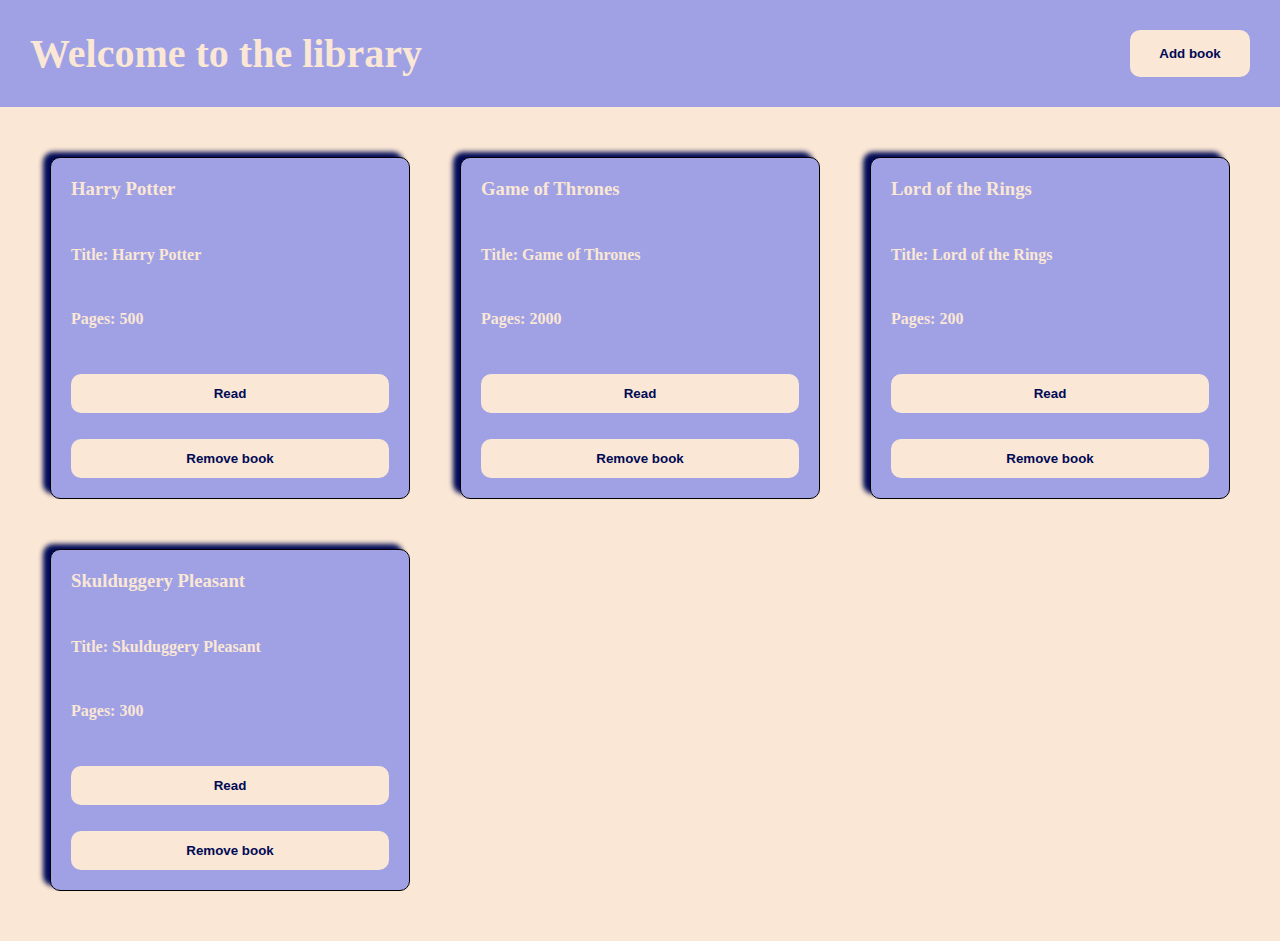
<file: index.html>
<!DOCTYPE html>
<html lang="en">
	<head>
		<meta charset="UTF-8" />
		<meta http-equiv="X-UA-Compatible" content="IE=edge" />
		<meta name="viewport" content="width=device-width, initial-scale=1.0" />
		<link rel="stylesheet" href="styles.css" />
		<title>Library Project</title>
		<script defer src="script.js"></script>
	</head>
	<body>
		<div class="header">
			<h1>Welcome to the library</h1>
			<button id="open-modal-button">Add book</button>
		</div>

		<dialog class="modal" id="modal">
			<div id="modal-header">
				<h3>Add new book to library</h3>
				<button id="close-modal-button">&times;</button>
			</div>
			<form method="dialog" id="form">
				<div class="input-box">
					<label for="title">Title:</label>
					<input
						type="text"
						id="title"
						name="title"
						placeholder="Harry Potter and the Half Blood Prince"
					/>
				</div>
				<div class="input-box">
					<label for="author">Author:</label>
					<input
						type="text"
						id="author"
						name="author"
						placeholder="JK Rowling"
					/>
				</div>
				<div class="input-box">
					<label for="pages">Pages:</label>
					<input
						type="number"
						name="pages"
						id="pages"
						placeholder="672"
					/>
				</div>
				<div class="input-radio">
					<p>Status:</p>
					<input
						type="radio"
						name="status"
						id="read"
						checked="checked"
					/>
					<label for="read">Read</label>
					<input type="radio" name="status" id="unread" />
					<label for="unread">Unread</label>
				</div>
				<button id="submit-book-button" type="submit">Submit</button>
			</form>
		</dialog>

		<div class="books-container"></div>
	</body>
</html>
</file>
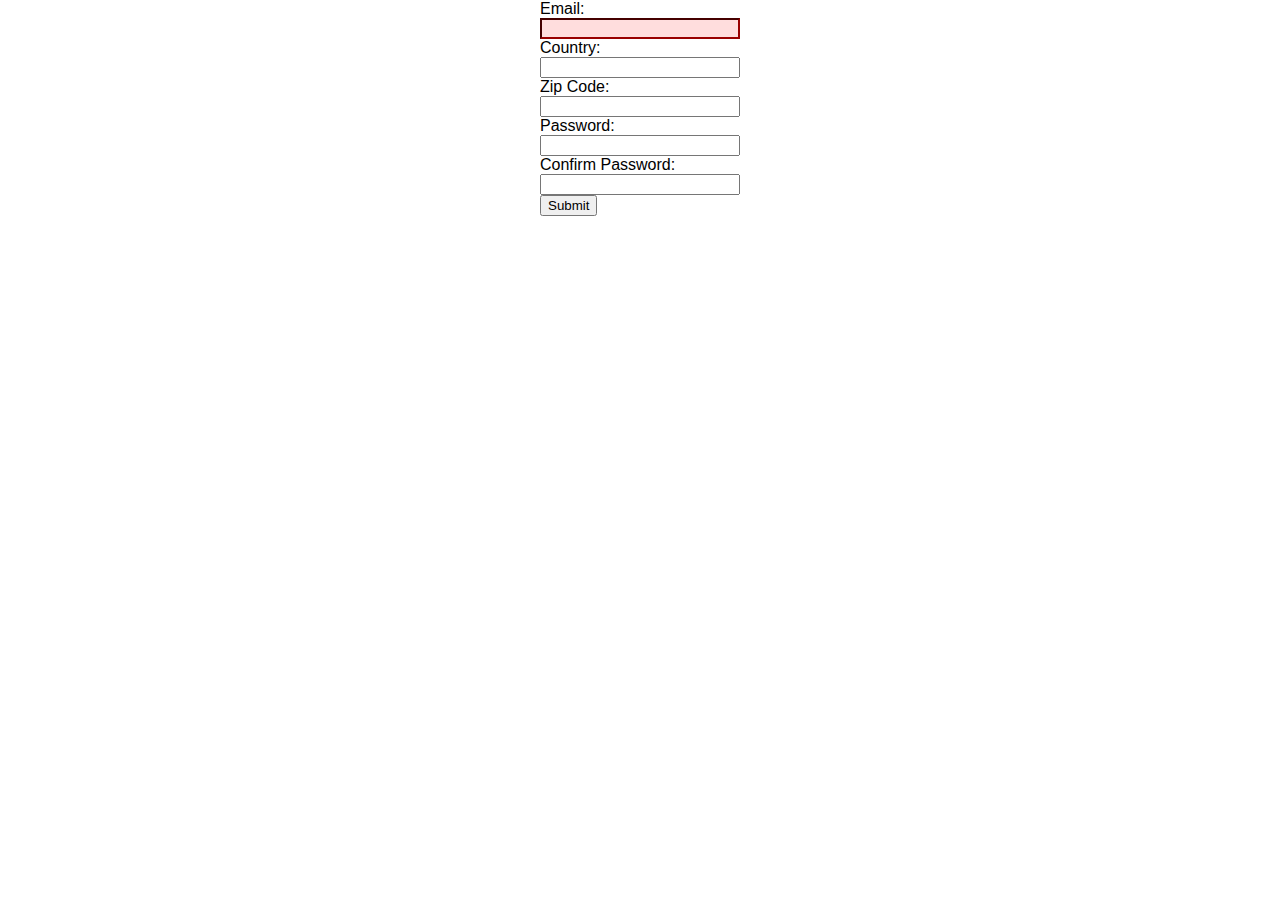
<file: form-validation/form-validation.html>
<!DOCTYPE html>
<html lang="en">
<head>
    <meta charset="UTF-8">
    <meta http-equiv="X-UA-Compatible" content="IE=edge">
    <meta name="viewport" content="width=device-width, initial-scale=1.0">
    <title>Form Validation</title>
    <link rel="stylesheet" href="styles.css" />
    <script defer src="script.js"></script>
</head>
<body>
    <form action="" method="get" id="form" novalidate>
        <div>
            <label for="email">Email: </label>
            <input type="email" id="email" name="email" required minlength="8">
            <span class="error-email" aria-live="polite"></span>
        </div>
        <div>
            <label for="country">Country:</label>
            <input type="text" name="country" id="country" minlength="4">
            <span class="error-country" aria-live="polite"></span>
        </div>
        <div>
            <label for="zip-code">Zip Code:</label>
            <input type="number" name="zip-code" id="zip-code">
            <span class="error-zip" aria-live="polite"></span>
        </div>
        <div>
            <label for="password">Password:</label>
            <input type="password" name="password" id="password">
            <span class="error-password" aria-live="polite"></span>
        </div>
        <div>
            <label for="password-confirmation">Confirm Password:</label>
            <input type="password-confirmation" name="password-confirmation" id="password-confirmation">
            <span class="error-password-confirmation" aria-live="polite"></span>
        </div>
        <button>Submit</button>
    </form>
</body>
</html>
</file>
<file: styles.css>
:root {
	--header-colour: #a0a1e4;
	--body-colour: #fae7d5;
	--button-colour: #fae7d5;
	--font-colour: #000a56;
}

* {
	margin: 0;
	color: var(--font-colour);
}

body {
	background-color: var(--body-colour);
}

.header {
	display: flex;
	justify-content: space-between;
	padding: 30px;
	background-color: var(--header-colour);
}

.header h1 {
	font-size: 40px;
	color: var(--body-colour);
}

button {
	border: none;
	color: var(--font-colour);
	border-radius: 10px;
	background-color: var(--button-colour);
	font-weight: bold;
	padding: 12px;
	width: 120px;
}

button:hover {
	transform: scaleY(1.1);
}

#modal {
	width: 400px;
	height: 400px;
	/* padding: 0; */
	/* position: fixed; */
	top: 50%;
	left: 50%;
	transform: translate(-50%, -50%);
	background-color: var(--body-colour);
	border-radius: 10px;
}

#modal-header {
	display: flex;
	justify-content: space-between;
	border-bottom: 3px solid black;
	margin-bottom: 20px;
	align-items: center;
}

#close-modal-button {
	background: none;
	border: solid 2px var(--font-colour);
	font-size: 1.5rem;
	font-weight: bold;
	cursor: pointer;
	margin-bottom: 10px;
	background-color: var(--header-colour);
}

#modal::backdrop {
	background-color: rgba(128, 128, 128, 0.5);
}

label,
.input-radio p {
	font-weight: bold;
}

.input-box {
	display: flex;
	flex-direction: column;
	margin-bottom: 10px;
}

.input-box label,
.input-radio,
.input-radio p {
	margin-bottom: 10px;
}

.input-radio input,
#submit-book-button {
	cursor: pointer;
}

.input-radio label {
	margin-right: 10px;
}

.book-card {
	border: black solid 1px;
	padding: 20px;
	background-color: var(--header-colour);
	border-radius: 10px;
	box-shadow: -7px -5px 5px;
	min-height: 300px;
	display: flex;
	flex-direction: column;
	justify-content: space-between;
}

.bottom-card button {
	margin-right: 5px;
}

.book-card h3,
.book-card p {
	font-weight: bold;
	margin-bottom: 20px;
	color: var(--body-colour);
}

.books-container {
	display: grid;
	grid-template-columns: repeat(auto-fill, minmax(300px, 1fr));
	gap: 50px;
	justify-items: space-around;
	margin: 50px;
}

.toggle-read,
.remove-button {
	width: 100%;
}

#submit-book-button {
	background-color: var(--header-colour);
	width: 100%;
	margin-top: 20px;
}
</file>
<file: form-validation/styles.css>
body {
  font: 1em sans-serif;
  width: 200px;
  padding: 0;
  margin: 0 auto;
}

div {
    display: flex;
    flex-direction: column;
}

p * {
  display: block;
}

/* This is our style for the invalid fields */
input:invalid {
  border-color: #900;
  background-color: #fdd;
}

input:focus:invalid {
  outline: none;
}

/* This is the style of our error messages */
.error {
  width: 100%;
  padding: 0;

  font-size: 80%;
  color: white;
  background-color: #900;
  border-radius: 0 0 5px 5px;

  box-sizing: border-box;
}

.error.active {
  padding: 0.3em;
}
</file>
